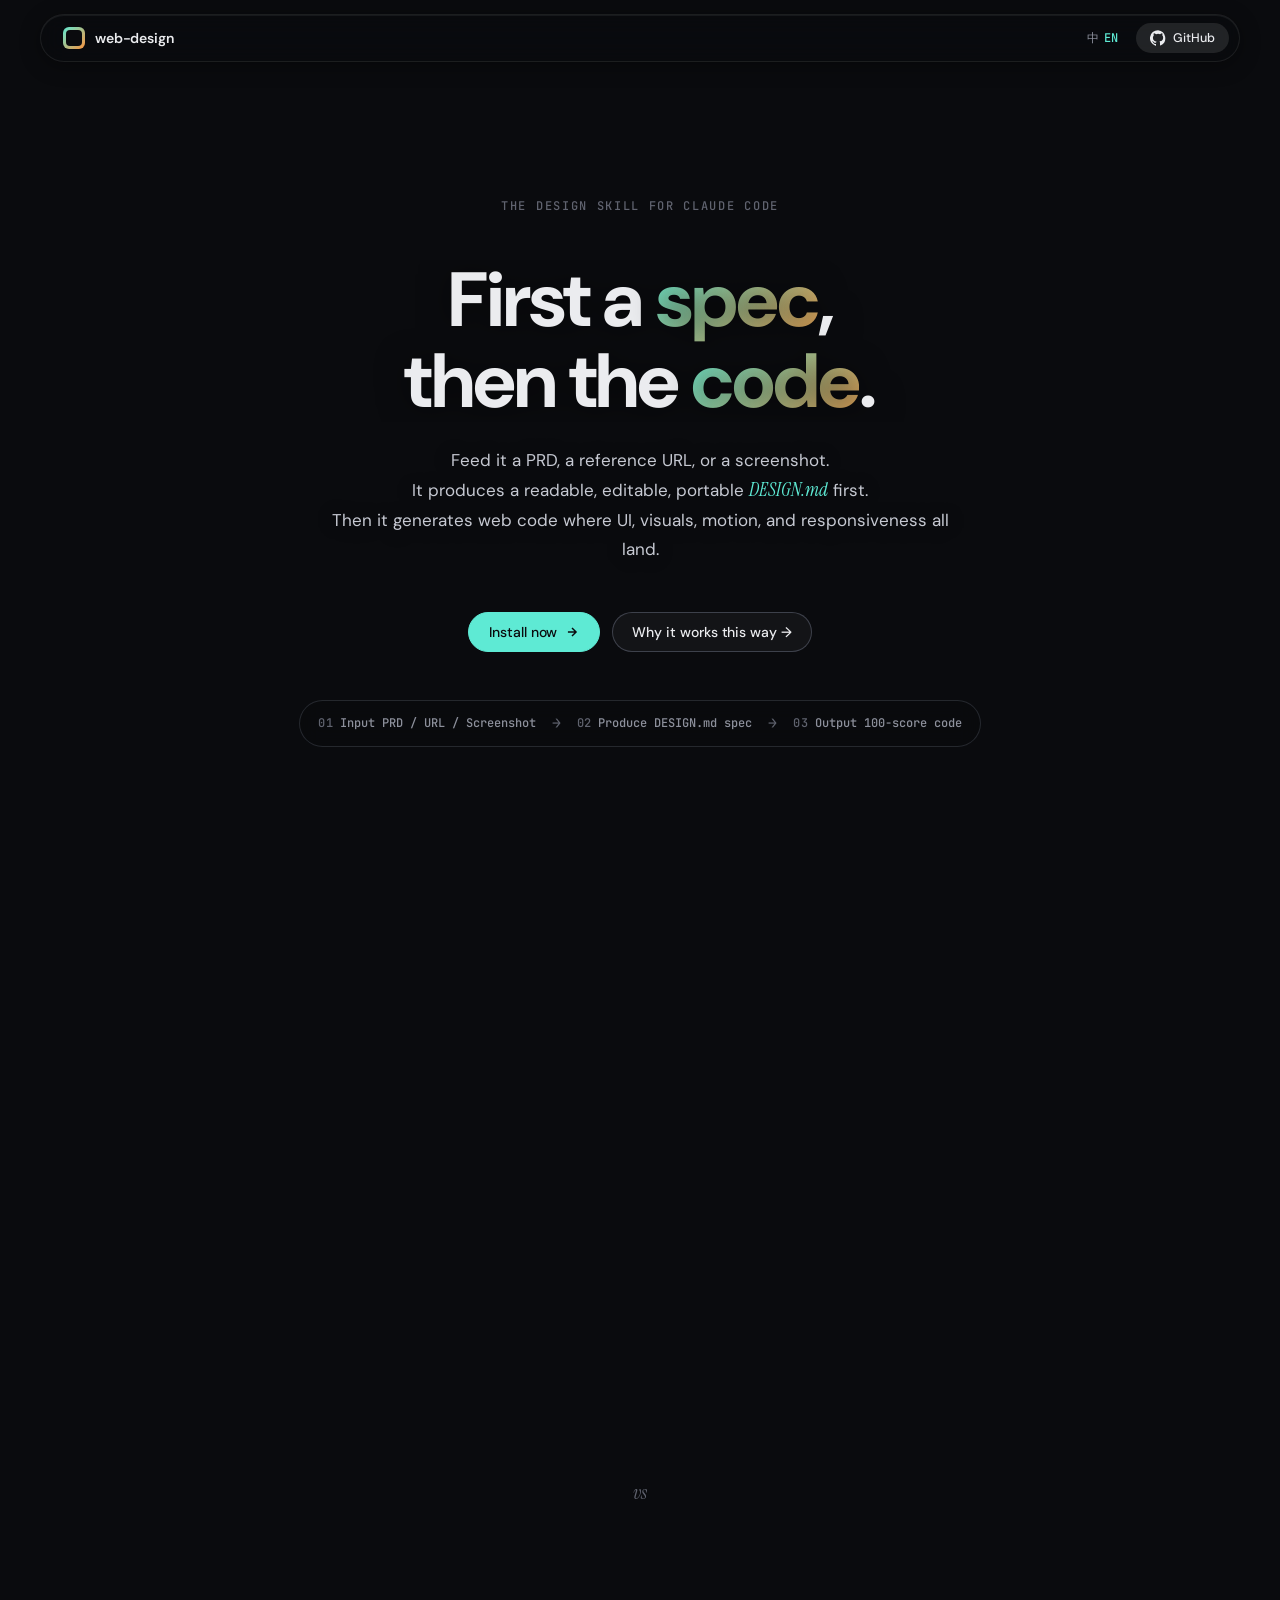
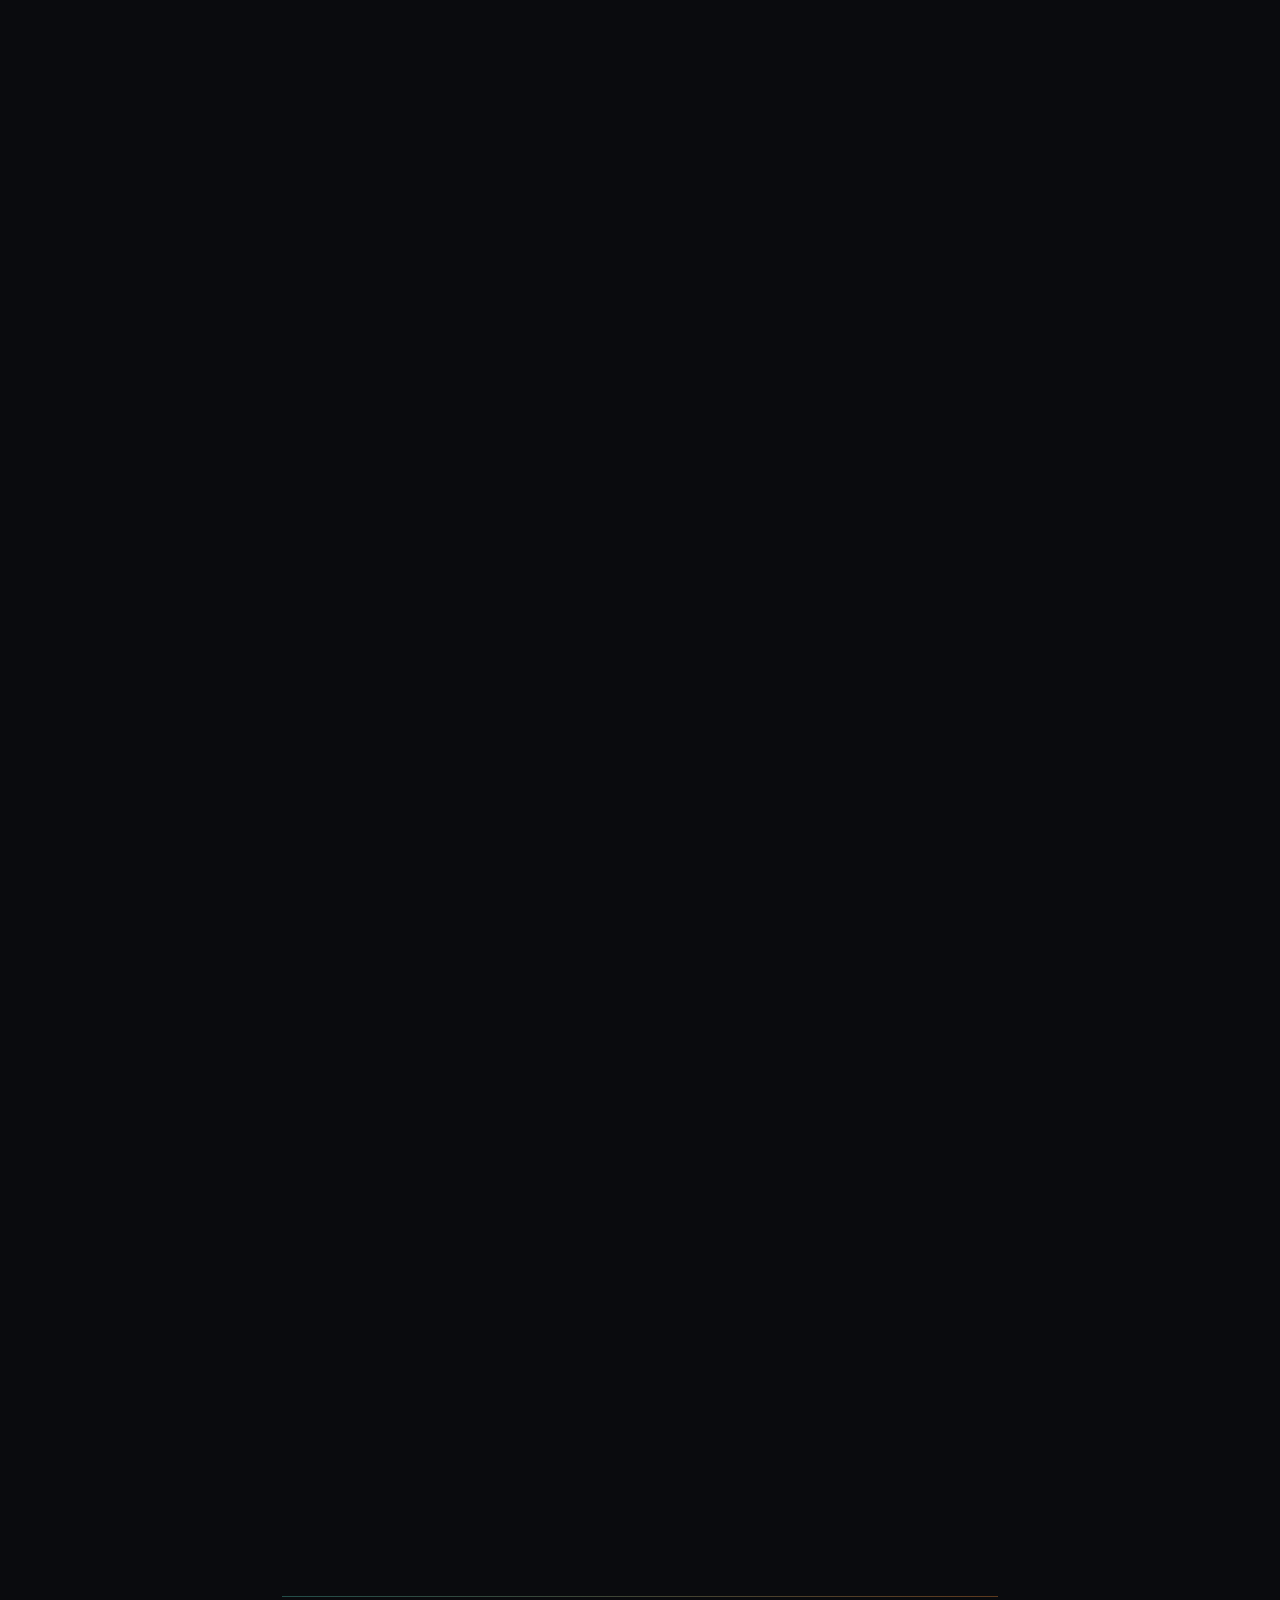
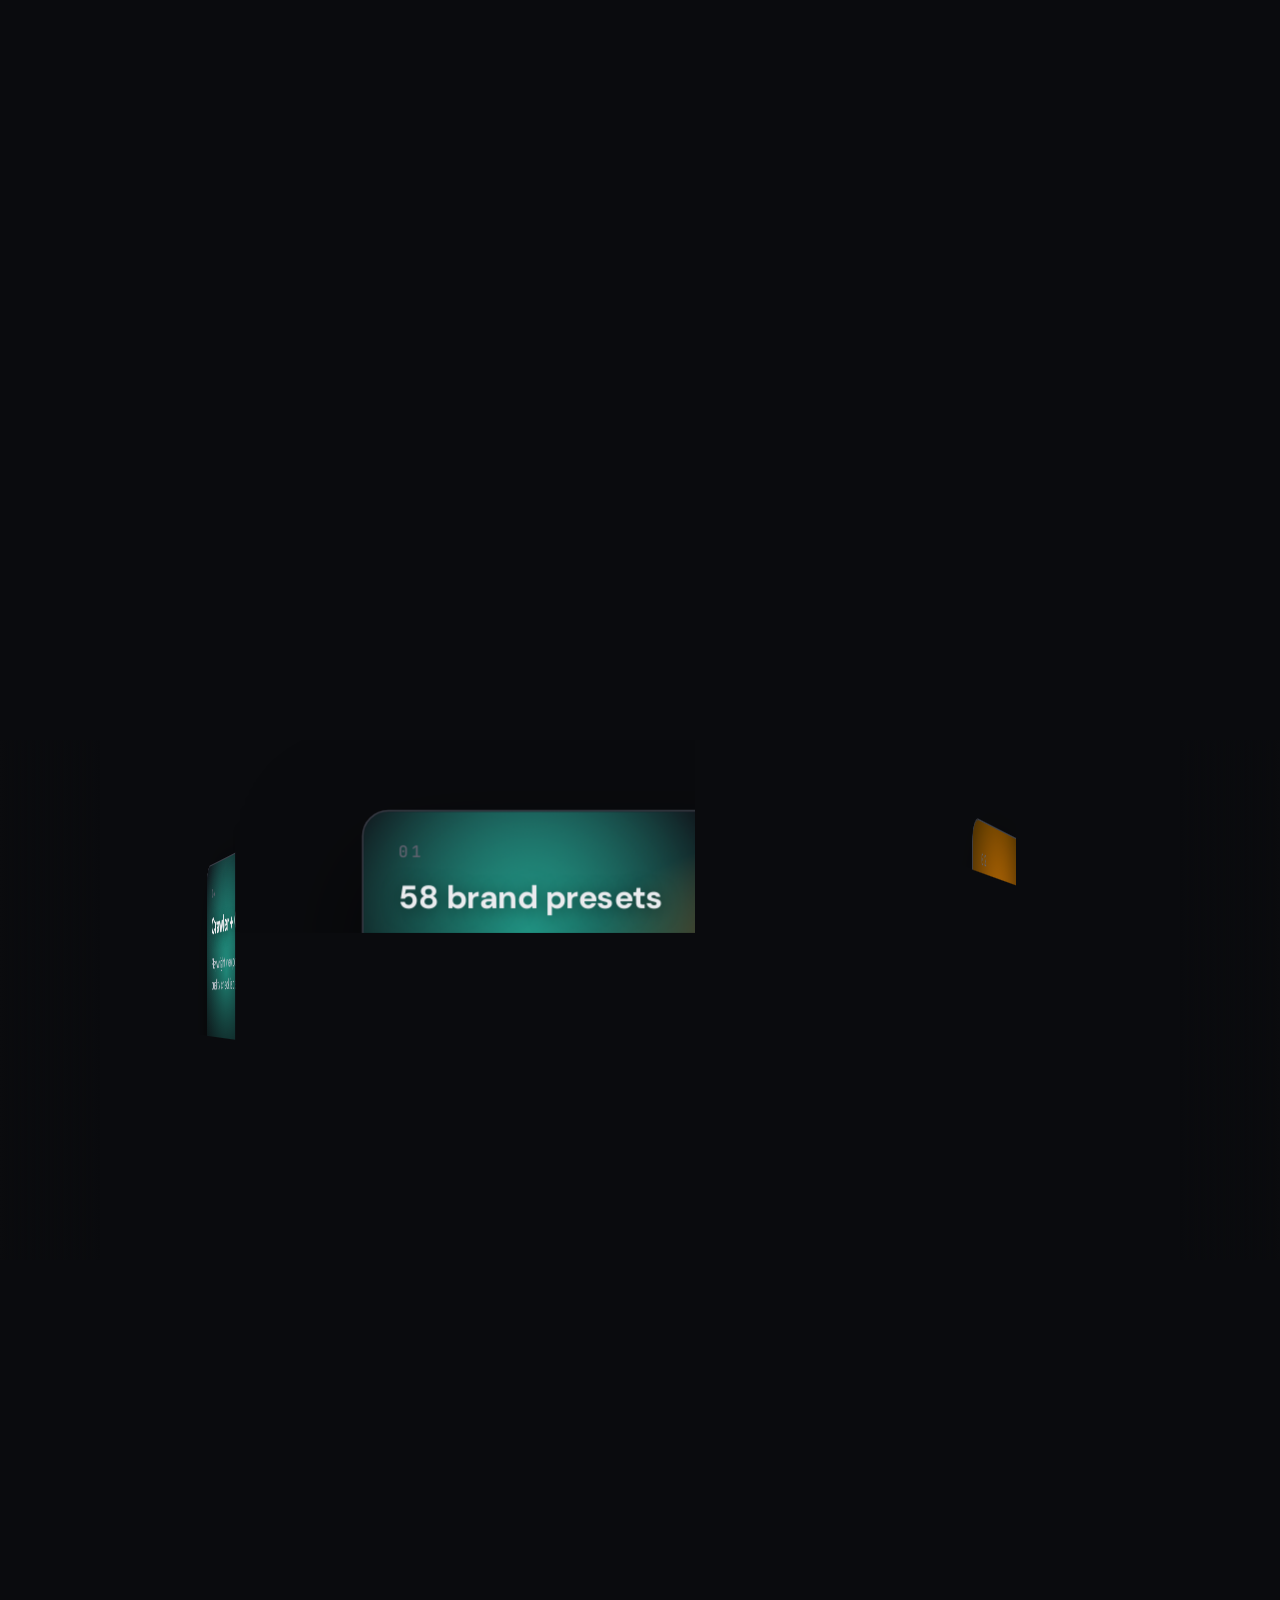
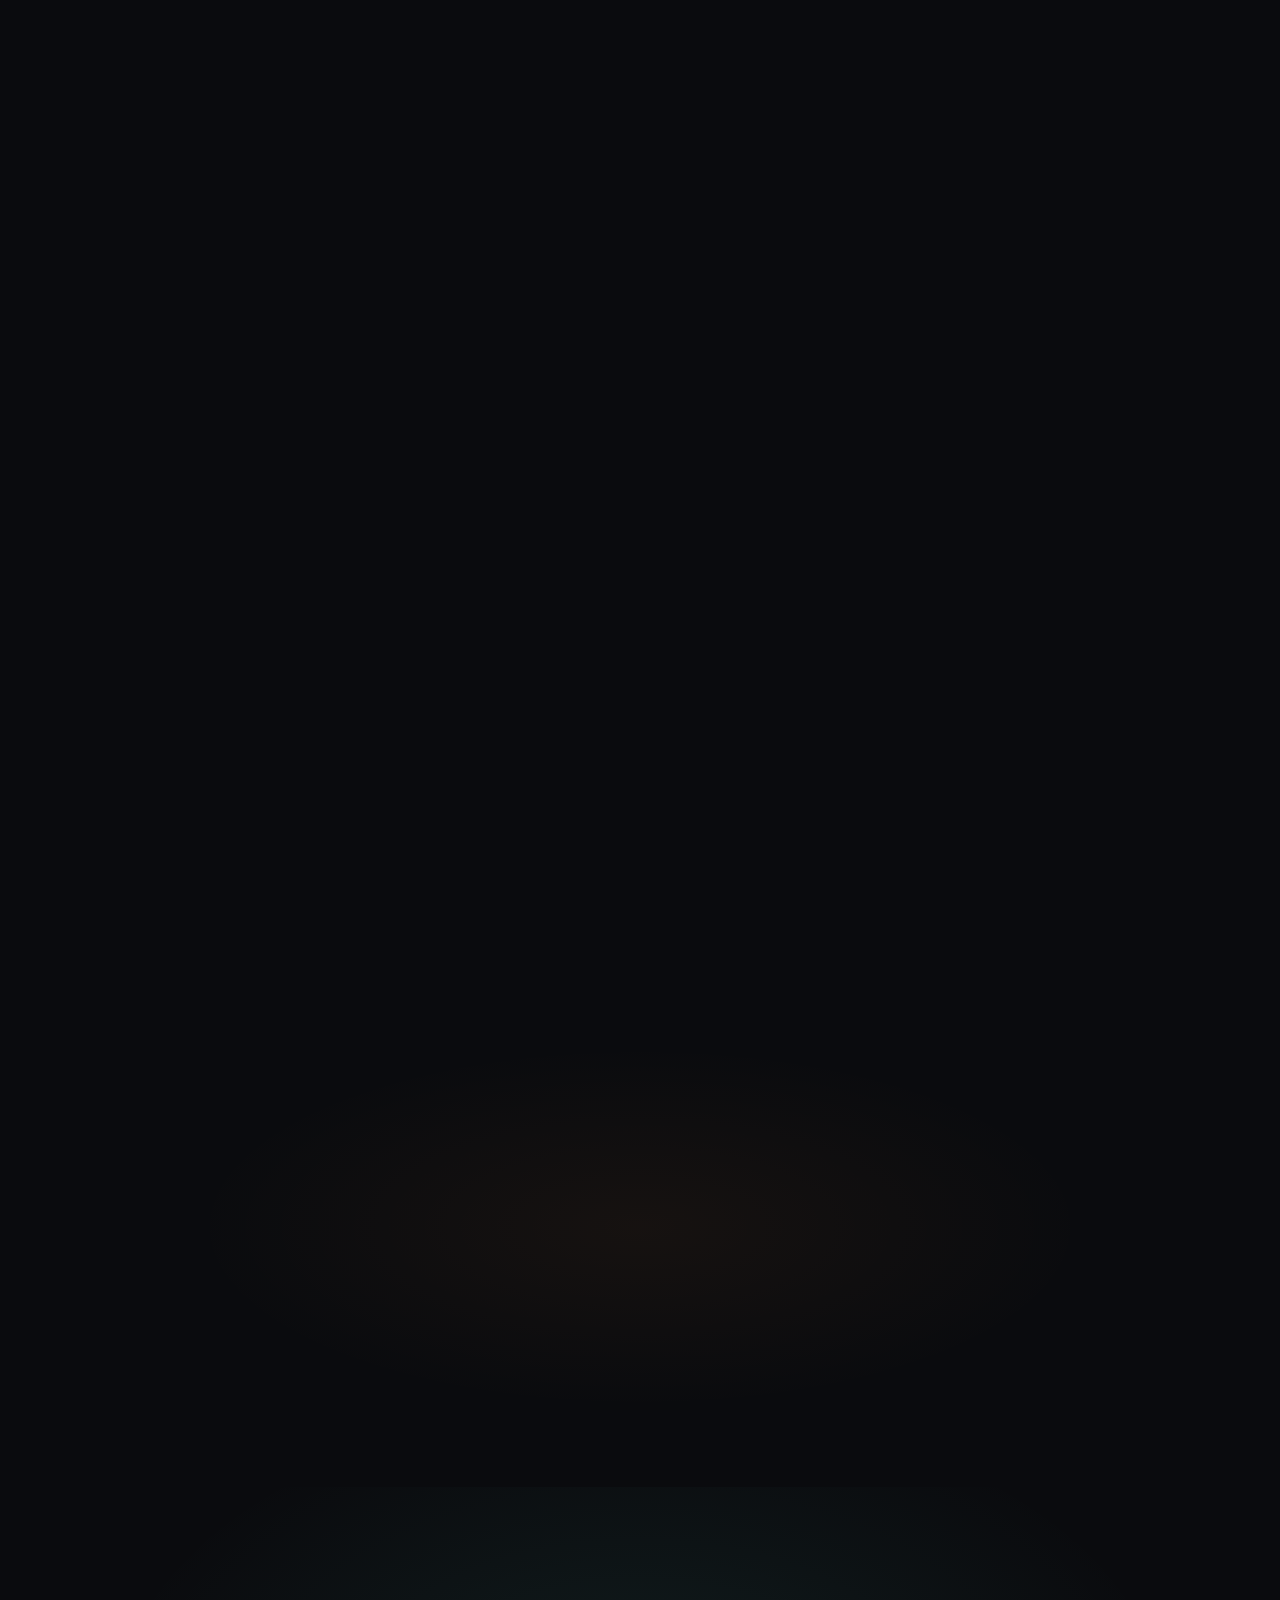
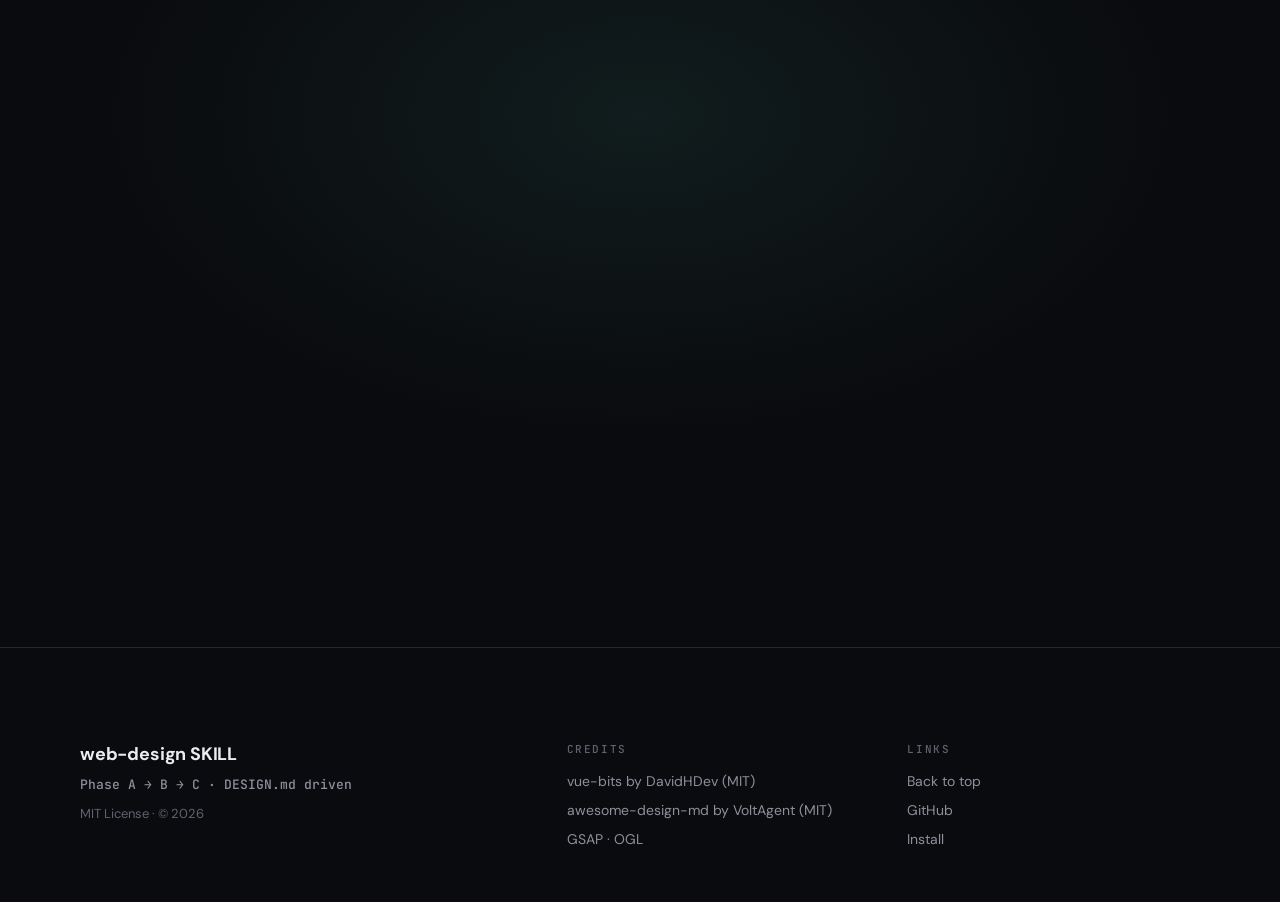
<file: docs/index.html>
<!DOCTYPE html>
<html lang="en" data-lang="en">
<head>
  <meta charset="UTF-8">
  <meta name="viewport" content="width=device-width, initial-scale=1.0">
  <title>web-design SKILL — Spec first, code second</title>
  <meta name="description" content="A design SKILL for Claude Code. Feed it a PRD, a reference URL, or a screenshot. It produces a readable, editable DESIGN.md spec first, then web code where UI, visuals, motion, and responsiveness all land.">
  <meta name="theme-color" content="#0a0b0e">

  <link rel="preconnect" href="https://fonts.googleapis.com">
  <link rel="preconnect" href="https://fonts.gstatic.com" crossorigin>
  <link rel="stylesheet" href="https://fonts.googleapis.com/css2?family=DM+Sans:opsz,wght@9..40,400..700&family=Instrument+Serif:ital@0;1&family=JetBrains+Mono:wght@400;500&family=Noto+Sans+SC:wght@400..700&display=swap">

  <link rel="stylesheet" href="styles.css">
</head>
<body>
  <div class="scroll-progress" aria-hidden="true"></div>

  <!-- Floating glass magnetic bar -->
  <nav class="nav" id="nav">
    <div class="nav-inner">
      <a href="#top" class="nav-logo">
        <span class="logo-mark" aria-hidden="true"></span>
        <span data-i18n="brand">web-design</span>
      </a>
      <div class="nav-right">
        <button class="lang-toggle" aria-label="Toggle language">
          <span class="lang-zh">中</span>
          <span class="lang-en">EN</span>
        </button>
        <a href="https://github.com/KAOPU-XiaoPu/web-design" target="_blank" rel="noopener" class="nav-github">
          <svg width="16" height="16" viewBox="0 0 24 24" fill="currentColor" aria-hidden="true"><path d="M12 .3a12 12 0 0 0-3.8 23.4c.6.1.8-.3.8-.6v-2.2c-3.3.7-4-1.6-4-1.6-.5-1.4-1.3-1.8-1.3-1.8-1.1-.7.1-.7.1-.7 1.2.1 1.8 1.2 1.8 1.2 1.1 1.8 2.8 1.3 3.5 1 .1-.8.4-1.3.8-1.6-2.7-.3-5.5-1.3-5.5-6a4.7 4.7 0 0 1 1.3-3.2c-.1-.4-.6-1.6.1-3.2 0 0 1-.3 3.3 1.2a11.5 11.5 0 0 1 6 0C17.3 4.5 18.3 4.8 18.3 4.8c.7 1.6.2 2.8.1 3.2a4.7 4.7 0 0 1 1.3 3.2c0 4.6-2.8 5.6-5.5 5.9.4.4.8 1.1.8 2.2v3.3c0 .3.2.7.8.6A12 12 0 0 0 12 .3"/></svg>
          <span>GitHub</span>
        </a>
      </div>
    </div>
  </nav>

  <!-- 1. HERO — GradientBlinds background + centered text -->
  <header id="top" class="hero">
    <div class="gradient-blinds" aria-hidden="true"></div>
    <div class="hero-vignette" aria-hidden="true"></div>

    <div class="hero-inner container">
      <div class="eyebrow hero-eyebrow-anim" data-i18n="hero.eyebrow">THE DESIGN SKILL FOR CLAUDE CODE</div>
      <h1 class="hero-title">
        <span data-i18n="hero.before">First a </span><span class="key-gradient" data-i18n="hero.spec">spec</span><span data-i18n="hero.comma">, </span><br>
        <span data-i18n="hero.before2">then the </span><span class="key-gradient" data-i18n="hero.code">code</span><span data-i18n="hero.period">.</span>
      </h1>
      <p class="hero-sub hero-sub-anim">
        <span data-i18n="hero.sub1">Feed it a PRD, a reference URL, or a screenshot.</span><br>
        <span data-i18n="hero.sub2">It produces a readable, editable, portable <em>DESIGN.md</em> first.</span><br>
        <span data-i18n="hero.sub3">Then it generates web code where UI, visuals, motion, and responsiveness all land.</span>
      </p>
      <div class="hero-ctas hero-ctas-anim">
        <a href="#install" class="btn-primary" data-magnetic>
          <span data-i18n="hero.cta1">Install now</span>
          <svg width="14" height="14" viewBox="0 0 24 24" fill="none" stroke="currentColor" stroke-width="2.5"><path d="M5 12h14M12 5l7 7-7 7"/></svg>
        </a>
        <a href="#why" class="btn-ghost" data-i18n="hero.cta2">Why it works this way →</a>
      </div>
      <div class="hero-steps hero-steps-anim">
        <div class="step"><span class="step-num">01</span><span data-i18n="step.1">Input PRD / URL / Screenshot</span></div>
        <div class="step-sep">→</div>
        <div class="step"><span class="step-num">02</span><span data-i18n="step.2">Produce DESIGN.md spec</span></div>
        <div class="step-sep">→</div>
        <div class="step"><span class="step-num">03</span><span data-i18n="step.3">Output 100-score code</span></div>
      </div>
    </div>
  </header>

  <!-- 2. WHY -->
  <section id="why" class="why">
    <div class="container">
      <div class="section-head reveal">
        <div class="eyebrow" data-i18n="why.eyebrow">WHY DESIGN.MD</div>
        <h2 class="section-h2" data-i18n="why.title">Why a spec first</h2>
        <p class="section-sub" data-i18n="why.sub">AI writes code directly vs. spec-first, code-second — not in the same league.</p>
      </div>

      <div class="why-compare">
        <div class="why-col why-col-bad reveal">
          <div class="why-tag bad" data-i18n="why.bad.tag">AI writes directly</div>
          <div class="why-demo">
            <div class="code-line"><span class="comment">/* hero.css */</span></div>
            <div class="code-line"><span class="prop">background:</span> <span class="val">#2a2a2a</span>;</div>
            <div class="code-line"><span class="prop">color:</span> <span class="val">#333</span>;</div>
            <div class="code-line"><span class="prop">padding:</span> <span class="val">12px</span>;</div>
            <div class="code-line bad-line"><span class="comment">/* footer.css — new palette again */</span></div>
            <div class="code-line bad-line"><span class="prop">background:</span> <span class="val">#1d1d1d</span>;</div>
            <div class="code-line bad-line"><span class="prop">color:</span> <span class="val">rgb(45,45,45)</span>;</div>
            <div class="code-line bad-line"><span class="prop">padding:</span> <span class="val">14px</span>;</div>
          </div>
          <ul class="why-ul">
            <li data-i18n="why.bad.l1">× Colors drift between pages</li>
            <li data-i18n="why.bad.l2">× Type sizes depend on AI memory</li>
            <li data-i18n="why.bad.l3">× Motion tier picked on a whim</li>
            <li data-i18n="why.bad.l4">× New tool or chat → start over</li>
          </ul>
        </div>

        <div class="why-divider" aria-hidden="true">vs</div>

        <div class="why-col why-col-good reveal">
          <div class="why-tag good" data-i18n="why.good.tag">DESIGN.md first, then code</div>
          <div class="why-demo demo-good">
            <div class="code-line"><span class="comment">/* tokens from DESIGN.md */</span></div>
            <div class="code-line"><span class="prop">--bg:</span> <span class="val accent">#0a0b0e</span>;</div>
            <div class="code-line"><span class="prop">--text-1:</span> <span class="val accent">#ebecef</span>;</div>
            <div class="code-line"><span class="prop">--sp-5:</span> <span class="val accent">24px</span>;</div>
            <div class="code-line good-line"><span class="comment">/* every page references the same set */</span></div>
            <div class="code-line good-line"><span class="sel">.hero</span> { <span class="prop">background:</span> <span class="val">var(--bg)</span>; }</div>
            <div class="code-line good-line"><span class="sel">.footer</span> { <span class="prop">background:</span> <span class="val">var(--bg)</span>; }</div>
          </div>
          <ul class="why-ul">
            <li data-i18n="why.good.l1">✓ Colors, type, spacing all named</li>
            <li data-i18n="why.good.l2">✓ Consistent across pages</li>
            <li data-i18n="why.good.l3">✓ Portable across AI tools</li>
            <li data-i18n="why.good.l4">✓ Edit one DESIGN.md line, site-wide</li>
          </ul>
        </div>
      </div>
    </div>
  </section>

  <!-- 3. THREE INPUTS (simple 3-column grid) -->
  <section id="inputs" class="three-inputs">
    <div class="container">
      <div class="section-head reveal">
        <div class="eyebrow" data-i18n="inputs.eyebrow">THREE INPUTS · ONE OUTPUT</div>
        <h2 class="section-h2" data-i18n="inputs.title">Start from anywhere</h2>
        <p class="section-sub" data-i18n="inputs.sub">A PRD, a reference URL, a screenshot — or any combination. The SKILL decides where to extract design cues from.</p>
      </div>

      <div class="inputs-grid">
        <article class="input-item reveal">
          <div class="input-preview">
            <div class="preview-prd">
              <div class="p-h1"># Product</div>
              <div class="p-p">Tagline: an AI collaborator for designers</div>
              <div class="p-h2">## Target users</div>
              <div class="p-p">Indie designers · small teams</div>
              <div class="p-h2">## Core pages</div>
              <div class="p-p">Landing · Features · Pricing</div>
            </div>
          </div>
          <div class="input-body">
            <div class="input-num">01 / 03</div>
            <h3 class="input-title" data-i18n="input.1.title">PRD document</h3>
            <p class="input-desc" data-i18n="input.1.desc">Derives direction from positioning, audience, pages and competitors.</p>
          </div>
        </article>

        <article class="input-item reveal">
          <div class="input-preview">
            <div class="preview-url">
              <div class="url-bar">linear.app</div>
              <div class="token-row"><span class="chip" style="background:#5E6AD2"></span>#5E6AD2</div>
              <div class="token-row"><span class="chip" style="background:#0a0a0a"></span>#0A0A0A</div>
              <div class="token-row"><span class="chip" style="background:#f7f8f8"></span>#F7F8F8</div>
              <div class="token-row" style="color:#8d909c">Inter · 48/24/16</div>
              <div class="token-row" style="color:#5EEAD4">48 tokens ✓</div>
            </div>
          </div>
          <div class="input-body">
            <div class="input-num">02 / 03</div>
            <h3 class="input-title" data-i18n="input.2.title">Reference URL</h3>
            <p class="input-desc" data-i18n="input.2.desc">Playwright crawler extracts palette, fonts, spacing and motion — 48 tokens in seconds.</p>
          </div>
        </article>

        <article class="input-item reveal">
          <div class="input-preview">
            <div class="preview-shot">
              <span class="shot-anno">screenshot.png</span>
            </div>
          </div>
          <div class="input-body">
            <div class="input-num">03 / 03</div>
            <h3 class="input-title" data-i18n="input.3.title">Screenshot / Sketch</h3>
            <p class="input-desc" data-i18n="input.3.desc">Extracts mood, temperature, density and type tone straight from pixels. Reliable fallback.</p>
          </div>
        </article>
      </div>
    </div>
  </section>

  <!-- 4. WORKFLOW (3 cards horizontal, no pin) -->
  <section id="workflow" class="workflow">
    <div class="container">
      <div class="section-head reveal">
        <div class="eyebrow" data-i18n="wf.eyebrow">WORKFLOW · THREE PHASES</div>
        <h2 class="section-h2" data-i18n="wf.title">A → B → C · three phases</h2>
        <p class="section-sub" data-i18n="wf.sub">No one-shot shortcut. Each phase leaves you an approval gate.</p>
      </div>

      <div class="phases-grid">
        <article class="phase-card reveal">
          <div class="phase-card-head">
            <div class="phase-badge">A</div>
            <div>
              <div class="phase-step-label">PHASE A</div>
              <div class="phase-step-name" data-i18n="wf.a.name">Understand</div>
            </div>
          </div>
          <p class="phase-desc" data-i18n="wf.a.desc">Extract design cues from PRD / URL / screenshot / keywords / brand name; fallback chain has your back.</p>
          <div class="phase-out">
            <div class="po-h">// extracted</div>
            <ul class="po-list">
              <li data-i18n="wf.a.o1">· Tone keywords × 5</li>
              <li data-i18n="wf.a.o2">· Competitor tokens × 48</li>
              <li data-i18n="wf.a.o3">· Interaction tier suggestion</li>
            </ul>
          </div>
        </article>

        <article class="phase-card reveal">
          <div class="phase-card-head">
            <div class="phase-badge">B</div>
            <div>
              <div class="phase-step-label">PHASE B</div>
              <div class="phase-step-name" data-i18n="wf.b.name">Produce DESIGN.md</div>
            </div>
          </div>
          <p class="phase-desc" data-i18n="wf.b.desc">A full 9-section spec. Once you approve it, it lives in your project and can be edited by hand.</p>
          <div class="phase-out">
            <div class="po-h">// DESIGN.md · 9 sections</div>
            <ul class="po-list">
              <li>· Color · Type · Component</li>
              <li>· Layout · Motion · Depth</li>
              <li>· Do's / Don'ts · Responsive</li>
            </ul>
          </div>
        </article>

        <article class="phase-card reveal">
          <div class="phase-card-head">
            <div class="phase-badge">C</div>
            <div>
              <div class="phase-step-label">PHASE C</div>
              <div class="phase-step-name" data-i18n="wf.c.name">Generate code</div>
            </div>
          </div>
          <p class="phase-desc" data-i18n="wf.c.desc">Strictly follows the spec. Self-audits against the 100-score checklist. Diff-audits when a reference exists.</p>
          <div class="phase-out">
            <div class="po-h">// audit · 100-score</div>
            <ul class="po-list">
              <li>✓ 0 hardcoded hex</li>
              <li data-i18n="wf.c.o2">✓ All component states covered</li>
              <li data-i18n="wf.c.o3">✓ Responsive + reduced-motion</li>
            </ul>
          </div>
        </article>
      </div>
    </div>
  </section>

  <!-- 5. WHAT'S INSIDE — 3D RollingGallery cylinder -->
  <section id="inside" class="whats-inside">
    <div class="container">
      <div class="section-head reveal">
        <div class="eyebrow" data-i18n="inside.eyebrow">WHAT'S INSIDE</div>
        <h2 class="section-h2" data-i18n="inside.title">A full design asset vault</h2>
        <p class="section-sub" data-i18n="inside.sub">The SKILL ships with its own reference library — drag to spin, hover to pause.</p>
      </div>
    </div>

    <div class="rolling-gallery" data-autoplay="true" data-pause-on-hover="true">
      <div class="rolling-viewport">
        <div class="rolling-track" role="list">
          <div class="rolling-face" style="--i:0" role="listitem">
            <div class="rolling-card card-1">
              <div class="rc-num">01</div>
              <h3 class="rc-title" data-i18n="art.1.title">58 brand presets</h3>
              <p class="rc-body" data-i18n="art.1.body">Linear · Stripe · Apple · Supabase · Vercel · Figma · Cursor · …</p>
              <div class="rc-tags"><span class="tag">AI/ML</span><span class="tag">Dev</span><span class="tag">+4</span></div>
            </div>
          </div>
          <div class="rolling-face" style="--i:1" role="listitem">
            <div class="rolling-card card-2">
              <div class="rc-num">02</div>
              <h3 class="rc-title" data-i18n="art.2.title">10 style seeds</h3>
              <p class="rc-body" data-i18n="art.2.body">Editorial · Dark tech · Minimal · Pro · Playful · Zen · Cyber · Organic · Swiss · Glass</p>
              <div class="rc-tags"><span class="tag">Mix OK</span></div>
            </div>
          </div>
          <div class="rolling-face" style="--i:2" role="listitem">
            <div class="rolling-card card-3">
              <div class="rc-num">03</div>
              <h3 class="rc-title" data-i18n="art.3.title">3 interaction tiers</h3>
              <p class="rc-body" data-i18n="art.3.body">L1 static · L2 fluid · L3 immersive (pin + 3D + WebGL)</p>
              <div class="rc-tags"><span class="tag">L1</span><span class="tag">L2</span><span class="tag tag-warm">L3</span></div>
            </div>
          </div>
          <div class="rolling-face" style="--i:3" role="listitem">
            <div class="rolling-card card-4">
              <div class="rc-num">04</div>
              <h3 class="rc-title" data-i18n="art.4.title">7 scene defaults</h3>
              <p class="rc-body" data-i18n="art.4.body">Landing · Portfolio · Blog · Dashboard · PPT · App UI · Email</p>
              <div class="rc-tags"><span class="tag">Scene-driven</span></div>
            </div>
          </div>
          <div class="rolling-face" style="--i:4" role="listitem">
            <div class="rolling-card card-5">
              <div class="rc-num">05</div>
              <h3 class="rc-title" data-i18n="art.5.title">Motion library · 124</h3>
              <p class="rc-body" data-i18n="art.5.body">Text 24 + Animations 29 + Components 32 + Backgrounds 40, curated per style.</p>
              <div class="rc-tags"><span class="tag">MIT credited</span></div>
            </div>
          </div>
          <div class="rolling-face" style="--i:5" role="listitem">
            <div class="rolling-card card-6">
              <div class="rc-num">06</div>
              <h3 class="rc-title" data-i18n="art.6.title">Crawler + QA scripts</h3>
              <p class="rc-body" data-i18n="art.6.body">Playwright viewport crawler · static token extractor · quality checklist self-audit.</p>
              <div class="rc-tags"><span class="tag">Python</span><span class="tag">Graceful</span></div>
            </div>
          </div>
        </div>
      </div>
    </div>
  </section>

  <!-- 6. SHOWCASE — 3D hula-hoop perspective ring -->
  <section id="showcase" class="showcase">
    <div class="container">
      <div class="section-head reveal">
        <div class="eyebrow" data-i18n="showcase.eyebrow">BUILT WITH</div>
        <h2 class="section-h2" data-i18n="showcase.title">Made with this SKILL</h2>
      </div>
    </div>

    <div class="dome-root reveal" data-count="10">
      <div class="dome-main">
        <div class="dome-stage">
          <div class="dome-sphere">
            <!-- tiles injected by JS -->
          </div>
        </div>
        <div class="dome-overlay"></div>
        <div class="dome-overlay dome-overlay--blur"></div>
        <div class="dome-edge dome-edge--top"></div>
        <div class="dome-edge dome-edge--bottom"></div>
      </div>

      <!-- image palette · JS clones these into every tile on the sphere -->
      <template class="dome-palette">
        <img class="dome-img" src="images/optimized/01.webp" alt="">
        <img class="dome-img" src="images/optimized/02.webp" alt="">
        <img class="dome-img" src="images/optimized/03.webp" alt="">
        <img class="dome-img" src="images/optimized/04.webp" alt="">
        <img class="dome-img" src="images/optimized/05.webp" alt="">
        <img class="dome-img" src="images/optimized/06.webp" alt="">
        <img class="dome-img" src="images/optimized/07.webp" alt="">
        <img class="dome-img" src="images/optimized/08.webp" alt="">
        <img class="dome-img" src="images/optimized/09.webp" alt="">
        <img class="dome-img" src="images/optimized/10.webp" alt="">
        <img class="dome-img" src="images/optimized/11.webp" alt="">
        <img class="dome-img" src="images/optimized/12.webp" alt="">
        <img class="dome-img" src="images/optimized/13.webp" alt="">
        <img class="dome-img" src="images/optimized/14.webp" alt="">
        <img class="dome-img" src="images/optimized/15.webp" alt="">
        <img class="dome-img" src="images/optimized/16.webp" alt="">
        <img class="dome-img" src="images/optimized/17.webp" alt="">
        <img class="dome-img" src="images/optimized/18.webp" alt="">
        <img class="dome-img" src="images/optimized/19.webp" alt="">
        <img class="dome-img" src="images/optimized/20.webp" alt="">
        <img class="dome-img" src="images/optimized/21.webp" alt="">
        <img class="dome-img" src="images/optimized/22.webp" alt="">
        <img class="dome-img" src="images/optimized/23.webp" alt="">
        <img class="dome-img" src="images/optimized/24.webp" alt="">
        <img class="dome-img" src="images/optimized/25.webp" alt="">
        <img class="dome-img" src="images/optimized/26.webp" alt="">
        <img class="dome-img" src="images/optimized/27.webp" alt="">
        <img class="dome-img" src="images/optimized/28.webp" alt="">
        <img class="dome-img" src="images/optimized/29.webp" alt="">
        <img class="dome-img" src="images/optimized/30.webp" alt="">
        <img class="dome-img" src="images/optimized/31.webp" alt="">
        <img class="dome-img" src="images/optimized/32.webp" alt="">
        <img class="dome-img" src="images/optimized/33.webp" alt="">
        <img class="dome-img" src="images/optimized/34.webp" alt="">
        <img class="dome-img" src="images/optimized/35.webp" alt="">
        <img class="dome-img" src="images/optimized/36.webp" alt="">
        <img class="dome-img" src="images/optimized/37.webp" alt="">
        <img class="dome-img" src="images/optimized/38.webp" alt="">
        <img class="dome-img" src="images/optimized/39.webp" alt="">
        <img class="dome-img" src="images/optimized/40.webp" alt="">
        <img class="dome-img" src="images/optimized/41.webp" alt="">
        <img class="dome-img" src="images/optimized/42.webp" alt="">
      </template>
    </div>
  </section>

  <!-- 7. MADE BY — author card -->
  <section id="author" class="author">
    <div class="author-inner reveal">
      <div class="eyebrow" data-i18n="author.eyebrow">MADE BY</div>
      <div class="author-avatar">
        <img src="images/preview/avatar.webp" alt="小普 · XiaoPu">
      </div>
      <h3 class="author-name">小普 · XiaoPu</h3>
      <p class="author-bio" data-i18n="author.bio">web-design is a side project. If it saves you time, a star on GitHub helps keep it actively maintained.</p>
      <div class="author-links">
        <a class="author-btn author-btn-icon" href="https://github.com/KAOPU-XiaoPu/web-design" target="_blank" rel="noopener" aria-label="GitHub">
          <svg width="16" height="16" viewBox="0 0 24 24" fill="currentColor" aria-hidden="true"><path d="M12 .3a12 12 0 0 0-3.8 23.4c.6.1.8-.3.8-.6v-2.2c-3.3.7-4-1.6-4-1.6-.5-1.4-1.3-1.8-1.3-1.8-1.1-.7.1-.7.1-.7 1.2.1 1.8 1.2 1.8 1.2 1.1 1.8 2.8 1.3 3.5 1 .1-.8.4-1.3.8-1.6-2.7-.3-5.5-1.3-5.5-6a4.7 4.7 0 0 1 1.3-3.2c-.1-.4-.6-1.6.1-3.2 0 0 1-.3 3.3 1.2a11.5 11.5 0 0 1 6 0C17.3 4.5 18.3 4.8 18.3 4.8c.7 1.6.2 2.8.1 3.2a4.7 4.7 0 0 1 1.3 3.2c0 4.6-2.8 5.6-5.5 5.9.4.4.8 1.1.8 2.2v3.3c0 .3.2.7.8.6A12 12 0 0 0 12 .3"/></svg>
        </a>
        <a class="author-btn" href="https://www.woshipm.com/u/1535316" target="_blank" rel="noopener">
          <span class="author-btn-dot" aria-hidden="true">人</span>
          <span>人人都是产品经理</span>
        </a>
      </div>
    </div>
  </section>

  <!-- 8. INSTALL -->
  <section id="install" class="install">
    <div class="container install-inner reveal">
      <div class="eyebrow" data-i18n="install.eyebrow">INSTALL · IT'S OPEN SOURCE</div>
      <h2 class="install-title">
        <span data-i18n="install.free">Free</span> <span data-i18n="install.open">open-source</span>.<br>
        <em>Clone</em> <span data-i18n="install.works">to run</span>.
      </h2>
      <p class="section-sub" data-i18n="install.sub">No account. No API key. No subscription.</p>

      <div class="codeblock">
        <span class="prompt" aria-hidden="true">$</span>
        <code class="cmd">git clone https://github.com/KAOPU-XiaoPu/web-design ~/.claude/skills/web-design</code>
        <button class="copy-btn" data-cmd="git clone https://github.com/KAOPU-XiaoPu/web-design ~/.claude/skills/web-design">
          <span class="copy-label" data-i18n="install.copy">Copy</span>
          <span class="copy-toast" data-i18n="install.toast">In your clipboard →</span>
        </button>
      </div>

      <div class="install-req">
        <span data-i18n="install.req">Requires</span>
        <a href="https://claude.com/claude-code" target="_blank" rel="noopener">Claude Code</a>
      </div>

      <div class="install-ctas">
        <a href="https://github.com/KAOPU-XiaoPu/web-design" target="_blank" rel="noopener" class="btn-primary" data-magnetic>
          <svg width="16" height="16" viewBox="0 0 24 24" fill="currentColor" aria-hidden="true"><path d="M12 .3a12 12 0 0 0-3.8 23.4c.6.1.8-.3.8-.6v-2.2c-3.3.7-4-1.6-4-1.6-.5-1.4-1.3-1.8-1.3-1.8-1.1-.7.1-.7.1-.7 1.2.1 1.8 1.2 1.8 1.2 1.1 1.8 2.8 1.3 3.5 1 .1-.8.4-1.3.8-1.6-2.7-.3-5.5-1.3-5.5-6a4.7 4.7 0 0 1 1.3-3.2c-.1-.4-.6-1.6.1-3.2 0 0 1-.3 3.3 1.2a11.5 11.5 0 0 1 6 0C17.3 4.5 18.3 4.8 18.3 4.8c.7 1.6.2 2.8.1 3.2a4.7 4.7 0 0 1 1.3 3.2c0 4.6-2.8 5.6-5.5 5.9.4.4.8 1.1.8 2.2v3.3c0 .3.2.7.8.6A12 12 0 0 0 12 .3"/></svg>
          <span data-i18n="install.github">View on GitHub</span>
        </a>
      </div>
    </div>
  </section>

  <!-- Footer -->
  <footer class="footer">
    <div class="container footer-grid">
      <div class="footer-col footer-brand">
        <div class="footer-title">web-design SKILL</div>
        <p class="footer-tag" data-i18n="footer.tag">Phase A → B → C · DESIGN.md driven</p>
        <p class="footer-meta">MIT License · © 2026</p>
      </div>
      <div class="footer-col">
        <div class="footer-h" data-i18n="footer.credits">Credits</div>
        <ul class="footer-list">
          <li><a href="https://github.com/DavidHDev/vue-bits" target="_blank" rel="noopener">vue-bits</a> by DavidHDev (MIT)</li>
          <li><a href="https://github.com/VoltAgent/awesome-design-md" target="_blank" rel="noopener">awesome-design-md</a> by VoltAgent (MIT)</li>
          <li>GSAP · OGL</li>
        </ul>
      </div>
      <div class="footer-col">
        <div class="footer-h" data-i18n="footer.links">Links</div>
        <ul class="footer-list">
          <li><a href="#top" data-i18n="footer.top">Back to top</a></li>
          <li><a href="https://github.com/KAOPU-XiaoPu/web-design" target="_blank" rel="noopener">GitHub</a></li>
          <li><a href="#install" data-i18n="footer.install">Install</a></li>
        </ul>
      </div>
    </div>
  </footer>

  <!-- Scripts -->
  <script src="https://cdn.jsdelivr.net/npm/gsap@3.12.5/dist/gsap.min.js"></script>
  <script type="module" src="app.js"></script>
</body>
</html>
</file>
<file: docs/styles.css>
/* =========================================================
   web-design SKILL · Landing (lean + GradientBlinds + RollingGallery)
   ========================================================= */

/* ---------- Tokens ---------- */
:root {
  --bg: #0a0b0e;
  --bg-2: #07080b;
  --surface-1: #111217;
  --surface-2: #171921;
  --surface-3: #1f222d;

  --border: rgba(67, 70, 81, 0.5);
  --border-strong: rgba(67, 70, 81, 0.9);
  --border-accent: rgba(94, 234, 212, 0.3);

  --text-1: #ebecef;
  --text-2: #c6c9d2;
  --text-3: #8d909c;
  --text-4: #60636f;

  --accent-cool: #5EEAD4;
  --accent-cool-hover: #8CF5E3;
  --accent-cool-soft: rgba(94, 234, 212, 0.12);
  --accent-warm: #FB923C;
  --accent-warm-hover: #FDB874;
  --accent-warm-soft: rgba(251, 146, 60, 0.12);

  --gradient-key: linear-gradient(135deg, #5EEAD4 0%, #FB923C 100%);

  --bg-rgb: 10, 11, 14;
  --accent-cool-rgb: 94, 234, 212;
  --accent-warm-rgb: 251, 146, 60;

  --font-ui: 'DM Sans', 'Noto Sans SC', system-ui, -apple-system, 'Segoe UI', Roboto, sans-serif;
  --font-serif: 'Instrument Serif', 'Noto Serif SC', Georgia, serif;
  --font-mono: 'JetBrains Mono', ui-monospace, 'SF Mono', Menlo, monospace;

  --sp-1: 4px;  --sp-2: 8px;  --sp-3: 12px;  --sp-4: 16px;
  --sp-5: 24px; --sp-6: 32px; --sp-7: 48px;  --sp-8: 64px;
  --sp-9: 96px; --sp-10: 128px;

  --ease: cubic-bezier(.2, 0, 0, 1);
  --ease-cinema: cubic-bezier(.16, 1, .3, 1);
}

/* ---------- Base ---------- */
*, *::before, *::after { box-sizing: border-box; }
html { scroll-behavior: smooth; -webkit-text-size-adjust: 100%; }
[id] { scroll-margin-top: 90px; }
body {
  margin: 0;
  background: var(--bg);
  color: var(--text-1);
  font: 400 15px/1.65 var(--font-ui);
  -webkit-font-smoothing: antialiased;
  -moz-osx-font-smoothing: grayscale;
  overflow-x: hidden;
}
a { color: inherit; text-decoration: none; }
button { font: inherit; color: inherit; background: none; border: 0; padding: 0; cursor: pointer; }
img, svg { display: block; max-width: 100%; }
ul { margin: 0; padding: 0; list-style: none; }
h1, h2, h3 { margin: 0; font-weight: 700; letter-spacing: -0.02em; }
p { margin: 0; }

/* ---------- Layout ---------- */
.container {
  width: 100%;
  max-width: 1200px;
  margin: 0 auto;
  padding: 0 clamp(20px, 4vw, 40px);
}
.eyebrow {
  display: inline-block;
  font: 500 12px/1 var(--font-mono);
  color: var(--text-4);
  letter-spacing: 0.14em;
  text-transform: uppercase;
  margin-bottom: var(--sp-5);
}
.section-h2 {
  font: 700 clamp(32px, 4.4vw, 54px)/1.12 var(--font-ui);
  color: var(--text-1);
  letter-spacing: -0.02em;
  margin-bottom: var(--sp-4);
}
.section-sub {
  font: 400 17px/1.6 var(--font-ui);
  color: var(--text-3);
  max-width: 640px;
  margin-bottom: var(--sp-7);
}
.section-head { margin-bottom: var(--sp-8); }

/* ---------- Scroll progress ---------- */
.scroll-progress {
  position: fixed; top: 0; left: 0; right: 0;
  height: 2px;
  background: var(--gradient-key);
  transform-origin: 0 50%;
  transform: scaleX(0);
  z-index: 100;
  pointer-events: none;
}

/* ---------- 🌫 Glass full-width magnetic bar ---------- */
.nav {
  position: fixed;
  top: 14px;
  left: 0; right: 0;
  z-index: 60;
  padding: 0 clamp(16px, 3vw, 28px);
  pointer-events: none;
}
.nav-inner {
  pointer-events: auto;
  max-width: 1200px;
  margin: 0 auto;
  display: flex;
  align-items: center;
  justify-content: space-between;
  gap: 16px;
  padding: 8px 10px 8px 20px;
  background: rgba(10, 11, 14, 0.55);
  backdrop-filter: blur(14px) saturate(160%);
  -webkit-backdrop-filter: blur(14px) saturate(160%);
  border: 1px solid rgba(255, 255, 255, 0.08);
  border-radius: 9999px;
  box-shadow:
    0 4px 20px rgba(0, 0, 0, 0.35),
    0 1px 0 rgba(255, 255, 255, 0.06) inset;
  transition: box-shadow .28s var(--ease);
}
.nav.is-scrolled .nav-inner {
  box-shadow:
    0 10px 40px rgba(0, 0, 0, 0.5),
    0 1px 0 rgba(255, 255, 255, 0.08) inset;
}
.nav-logo {
  display: inline-flex; align-items: center; gap: 10px;
  font: 600 14px/1 var(--font-ui);
  color: var(--text-1);
  letter-spacing: -0.01em;
  padding: 4px 2px;
}
.logo-mark {
  width: 22px; height: 22px;
  border-radius: 6px;
  background: var(--gradient-key);
  position: relative; overflow: hidden;
}
.logo-mark::after { content: ''; position: absolute; inset: 3px; border-radius: 4px; background: var(--bg); }
.nav-right {
  display: inline-flex;
  align-items: center;
  gap: 8px;
}
.lang-toggle {
  display: inline-flex; align-items: center; gap: 5px;
  padding: 6px 10px;
  border-radius: 9999px;
  font: 500 12px/1 var(--font-mono);
  color: var(--text-3);
  transition: color .15s, background .15s;
}
.lang-toggle:hover { background: rgba(255, 255, 255, 0.06); color: var(--text-1); }
html[data-lang="zh"] .lang-toggle .lang-zh { color: var(--accent-cool); }
html[data-lang="en"] .lang-toggle .lang-en { color: var(--accent-cool); }

.nav-github {
  display: inline-flex; align-items: center; gap: 7px;
  padding: 7px 14px;
  border-radius: 9999px;
  background: rgba(255, 255, 255, 0.1);
  color: var(--text-1);
  font: 500 12.5px/1 var(--font-ui);
  transition: background .15s, color .15s;
}
.nav-github:hover { background: var(--accent-cool); color: var(--bg); }

@media (max-width: 520px) {
  .nav-inner { padding: 6px 10px 6px 14px; gap: 10px; }
  .nav-logo span:not(.logo-mark) { display: none; }
  .nav-github span { display: none; }
}

/* ---------- Buttons ---------- */
.btn-primary, .btn-ghost {
  display: inline-flex; align-items: center; gap: 8px;
  padding: 12px 20px;
  border-radius: 9999px;
  font: 500 14px/1 var(--font-ui);
  letter-spacing: -0.005em;
  white-space: nowrap;
  transition: transform .22s var(--ease), background .12s var(--ease), box-shadow .22s var(--ease), border-color .12s;
}
.btn-primary { background: var(--accent-cool); color: var(--bg); border: 1px solid var(--accent-cool); }
.btn-primary:hover { background: var(--accent-cool-hover); box-shadow: 0 8px 28px rgba(var(--accent-cool-rgb), 0.3); }
.btn-primary:active { transform: translateY(1px); }
.btn-primary:focus-visible { outline: 2px solid var(--accent-cool); outline-offset: 3px; }
.btn-ghost {
  background: rgba(255, 255, 255, 0.04);
  color: var(--text-1);
  border: 1px solid var(--border-strong);
  padding: 11px 19px;
  backdrop-filter: blur(6px);
  -webkit-backdrop-filter: blur(6px);
}
.btn-ghost:hover { background: rgba(255, 255, 255, 0.08); border-color: var(--text-3); }
.btn-ghost:focus-visible { outline: 2px solid var(--accent-cool); outline-offset: 3px; }

/* ---------- HERO ---------- */
.hero {
  position: relative;
  min-height: 100vh;
  display: flex; align-items: center; justify-content: center;
  padding: 140px 0 100px;
  overflow: hidden;
  isolation: isolate;
}

/* 🔥 GradientBlinds — WebGL shader canvas host (via OGL) */
.gradient-blinds {
  position: absolute; inset: 0;
  z-index: -2;
  opacity: 0;
  transition: opacity 1.2s ease-out;
}
.gradient-blinds.is-ready { opacity: 1; }
.gradient-blinds canvas { display: block; width: 100%; height: 100%; }

/* Fallback gradient (shown before blinds ready + reduced-motion) */
.gradient-blinds::before {
  content: '';
  position: absolute; inset: 0;
  background:
    radial-gradient(60% 50% at 30% 30%, rgba(var(--accent-cool-rgb), 0.22), transparent 65%),
    radial-gradient(50% 42% at 75% 55%, rgba(var(--accent-warm-rgb), 0.18), transparent 60%),
    radial-gradient(45% 40% at 50% 90%, rgba(168, 139, 250, 0.12), transparent 60%);
  z-index: -1;
}
.gradient-blinds.is-ready::before { opacity: 0; transition: opacity .8s; }

/* Bottom vignette to blend into page */
.hero-vignette {
  position: absolute; inset: 0;
  background:
    radial-gradient(ellipse 80% 60% at 50% 110%, var(--bg) 0%, transparent 60%),
    linear-gradient(180deg, rgba(10,11,14,0.2) 0%, transparent 20%, transparent 70%, rgba(10,11,14,0.9) 100%);
  pointer-events: none;
  z-index: -1;
}

/* Hero content */
.hero-inner {
  position: relative;
  z-index: 2;
  text-align: center;
  max-width: 820px;
}
.hero-title {
  font: 700 clamp(44px, 6vw, 84px)/1.05 var(--font-ui);
  letter-spacing: -0.025em;
  color: var(--text-1);
  margin: var(--sp-5) 0 var(--sp-5);
  animation: titleReveal 1.1s cubic-bezier(.16, 1, .3, 1) both;
  animation-delay: 0.15s;
  text-shadow: 0 2px 30px rgba(0,0,0,0.5);
}
@keyframes titleReveal {
  from { clip-path: inset(0 100% 0 0); transform: translateY(18px); opacity: 0; }
  to   { clip-path: inset(0 0 0 0);     transform: translateY(0);    opacity: 1; }
}
.hero-eyebrow-anim { animation: fadeInUp .9s cubic-bezier(.16, 1, .3, 1) both; }
.hero-sub-anim     { animation: fadeInUp 1s cubic-bezier(.16, 1, .3, 1) .55s both; }
.hero-ctas-anim    { animation: fadeInUp .9s cubic-bezier(.16, 1, .3, 1) .75s both; }
.hero-steps-anim   { animation: fadeInUp .9s cubic-bezier(.16, 1, .3, 1) .95s both; }
@keyframes fadeInUp { from { opacity: 0; transform: translateY(16px); } to { opacity: 1; transform: translateY(0); } }

.key-gradient {
  background: linear-gradient(135deg, var(--accent-cool), var(--accent-warm), var(--accent-cool));
  background-size: 300% 100%;
  -webkit-background-clip: text;
  background-clip: text;
  -webkit-text-fill-color: transparent;
  animation: gradientSlide 14s linear infinite;
}
@keyframes gradientSlide { to { background-position: -300% 0; } }

.hero-sub {
  font: 400 17px/1.7 var(--font-ui);
  color: var(--text-2);
  margin: 0 auto var(--sp-7);
  max-width: 620px;
  text-shadow: 0 1px 20px rgba(0,0,0,0.4);
}
.hero-sub em {
  font-family: var(--font-serif);
  font-style: italic;
  font-weight: 400;
  color: var(--accent-cool);
  font-size: 1.1em;
}
.hero-ctas {
  display: flex; justify-content: center;
  gap: var(--sp-3);
  flex-wrap: wrap;
  margin-bottom: var(--sp-7);
}
.hero-steps {
  display: inline-flex; align-items: center;
  gap: var(--sp-4);
  flex-wrap: wrap;
  justify-content: center;
  padding: 10px 18px;
  background: rgba(var(--bg-rgb), 0.55);
  backdrop-filter: blur(10px);
  -webkit-backdrop-filter: blur(10px);
  border: 1px solid var(--border);
  border-radius: 9999px;
}
.step {
  display: inline-flex; align-items: center;
  gap: 6px;
  font: 500 12px/1 var(--font-mono);
  color: var(--text-3);
}
.step-num { color: var(--text-4); letter-spacing: 0.06em; }
.step-sep { color: var(--text-4); font-family: var(--font-mono); }

/* ---------- WHY ---------- */
.why { padding: var(--sp-10) 0; }
.why-compare {
  display: grid;
  grid-template-columns: 1fr auto 1fr;
  gap: var(--sp-6);
  align-items: stretch;
}
.why-col {
  padding: var(--sp-6);
  border-radius: 16px;
  background: var(--surface-1);
  border: 1px solid var(--border);
}
.why-col-good {
  border-color: var(--border-accent);
  background: linear-gradient(160deg, var(--surface-1), rgba(var(--accent-cool-rgb), 0.04));
}
.why-tag {
  display: inline-flex; align-items: center;
  padding: 4px 10px;
  border-radius: 9999px;
  font: 500 11px/1.4 var(--font-mono);
  letter-spacing: 0.04em;
  margin-bottom: var(--sp-5);
}
.why-tag.bad { background: var(--surface-3); color: var(--text-3); border: 1px solid var(--border); }
.why-tag.good { background: var(--accent-cool-soft); color: var(--accent-cool); }
.why-demo {
  padding: var(--sp-4);
  background: var(--bg-2);
  border: 1px solid var(--border);
  border-radius: 10px;
  font: 500 13px/1.9 var(--font-mono);
  margin-bottom: var(--sp-5);
}
.code-line { color: var(--text-2); }
.code-line.bad-line { opacity: 0.75; position: relative; }
.code-line.bad-line::after {
  content: '';
  position: absolute; left: 0; right: 0; top: 50%;
  height: 1px; background: var(--text-4);
}
.code-line.good-line { color: var(--text-1); }
.code-line .comment { color: var(--text-4); }
.code-line .prop { color: var(--accent-warm); }
.code-line .val { color: var(--text-2); }
.code-line .val.accent { color: var(--accent-cool); }
.code-line .sel { color: var(--accent-cool); }
.why-ul li {
  padding: 6px 0;
  font: 400 14px/1.5 var(--font-ui);
  color: var(--text-3);
  border-bottom: 1px solid var(--border);
}
.why-ul li:last-child { border-bottom: 0; }
.why-col-good .why-ul li { color: var(--text-2); }
.why-divider {
  display: flex; align-items: center; justify-content: center;
  font: 400 italic 20px/1 var(--font-serif);
  color: var(--text-4);
  padding: 0 var(--sp-3);
}
@media (max-width: 900px) {
  .why-compare { grid-template-columns: 1fr; gap: var(--sp-5); }
  .why-divider { padding: var(--sp-2) 0; }
}

/* ---------- THREE INPUTS ---------- */
.three-inputs { padding: var(--sp-10) 0; }
.inputs-grid {
  display: grid;
  grid-template-columns: repeat(3, 1fr);
  gap: var(--sp-5);
}
.input-item {
  background: var(--surface-1);
  border: 1px solid var(--border);
  border-radius: 16px;
  overflow: hidden;
  transition: border-color .22s var(--ease), transform .22s var(--ease);
}
.input-item:hover { border-color: var(--border-strong); transform: translateY(-3px); }
.input-preview {
  aspect-ratio: 4 / 3;
  position: relative;
  background: var(--bg-2);
  overflow: hidden;
  border-bottom: 1px solid var(--border);
}
.input-body { padding: var(--sp-5) var(--sp-5) var(--sp-6); }
.input-num { font: 500 11px/1 var(--font-mono); color: var(--text-4); letter-spacing: 0.14em; margin-bottom: var(--sp-3); }
.input-title { font: 700 20px/1.3 var(--font-ui); color: var(--text-1); margin-bottom: var(--sp-3); letter-spacing: -0.01em; }
.input-desc { font: 400 14px/1.6 var(--font-ui); color: var(--text-3); }

.preview-prd { padding: 14px 18px; font: 500 11px/1.75 var(--font-mono); color: var(--text-2); }
.preview-prd .p-h1 { color: var(--text-1); font-weight: 700; margin-bottom: 4px; }
.preview-prd .p-h2 { color: var(--accent-cool); margin-top: 10px; }
.preview-prd .p-p { color: var(--text-3); }

.preview-url { position: relative; height: 100%; padding: 12px 16px; display: flex; flex-direction: column; gap: 8px; }
.preview-url .url-bar {
  display: flex; align-items: center; gap: 4px;
  padding: 6px 10px;
  background: var(--surface-2);
  border: 1px solid var(--border);
  border-radius: 6px;
  font: 500 10px/1 var(--font-mono);
  color: var(--text-3);
}
.preview-url .url-bar::before {
  content: ''; display: block; width: 6px; height: 6px;
  border-radius: 50%; background: var(--accent-cool); margin-right: 4px;
}
.preview-url .token-row {
  display: flex; align-items: center; gap: 8px;
  font: 500 10.5px/1 var(--font-mono);
  color: var(--text-2);
}
.preview-url .chip { width: 14px; height: 14px; border-radius: 3px; }

.preview-shot { position: relative; width: 100%; height: 100%; overflow: hidden; }
.preview-shot::before {
  content: '';
  position: absolute; inset: 0;
  background:
    radial-gradient(circle at 25% 30%, #5EEAD4 0%, transparent 45%),
    radial-gradient(circle at 75% 65%, #c084fc 0%, transparent 45%),
    radial-gradient(circle at 50% 90%, #FB923C 0%, transparent 45%),
    var(--surface-2);
  filter: saturate(140%);
}
.preview-shot .shot-anno {
  position: absolute; top: 14px; left: 16px;
  padding: 4px 10px;
  background: rgba(10, 11, 14, 0.7);
  backdrop-filter: blur(6px);
  border-radius: 999px;
  font: 500 11px/1 var(--font-mono);
  color: var(--text-1);
  z-index: 2;
}
@media (max-width: 900px) { .inputs-grid { grid-template-columns: 1fr; } }

/* ---------- WORKFLOW ---------- */
.workflow { padding: var(--sp-10) 0; }
.phases-grid {
  display: grid;
  grid-template-columns: repeat(3, 1fr);
  gap: var(--sp-5);
  position: relative;
}
.phases-grid::before {
  content: '';
  position: absolute;
  top: 60px; left: 18%; right: 18%;
  height: 1px;
  background: linear-gradient(90deg, var(--border-accent), rgba(251,146,60,0.35));
  z-index: 0;
}
.phase-card {
  position: relative;
  padding: var(--sp-6);
  background: var(--surface-1);
  border: 1px solid var(--border);
  border-radius: 16px;
  transition: border-color .22s var(--ease), transform .22s var(--ease);
  z-index: 1;
}
.phase-card:hover { border-color: var(--border-strong); transform: translateY(-3px); }
.phase-card-head { display: flex; align-items: center; gap: var(--sp-3); margin-bottom: var(--sp-4); }
.phase-badge {
  flex: none;
  width: 44px; height: 44px;
  border-radius: 12px;
  background: var(--gradient-key);
  color: var(--bg);
  display: flex; align-items: center; justify-content: center;
  font: 700 italic 20px/1 var(--font-serif);
}
.phase-step-label {
  font: 500 11px/1 var(--font-mono);
  color: var(--text-4);
  letter-spacing: 0.14em;
  margin-bottom: 4px;
}
.phase-step-name { font: 700 20px/1.2 var(--font-ui); color: var(--text-1); letter-spacing: -0.01em; }
.phase-desc { font: 400 14px/1.6 var(--font-ui); color: var(--text-3); margin-bottom: var(--sp-4); }
.phase-out {
  padding: var(--sp-4);
  background: var(--bg-2);
  border: 1px solid var(--border);
  border-radius: 10px;
  font: 500 12px/1.7 var(--font-mono);
  color: var(--text-2);
}
.phase-out .po-h { color: var(--accent-cool); margin-bottom: 6px; }
.phase-out .po-list li { color: var(--text-3); padding: 1px 0; }
@media (max-width: 900px) {
  .phases-grid { grid-template-columns: 1fr; }
  .phases-grid::before { display: none; }
}

/* ---------- 🎡 ROLLING GALLERY (3D cylinder) ---------- */
.whats-inside { padding: var(--sp-10) 0 var(--sp-9); }
.rolling-gallery {
  position: relative;
  width: 100%;
  height: 520px;
  overflow: hidden;
  user-select: none;
  isolation: isolate;
  margin-top: var(--sp-5);
}
.rolling-gallery::before, .rolling-gallery::after {
  content: '';
  position: absolute; top: 0; bottom: 0;
  width: 100px;
  z-index: 3;
  pointer-events: none;
}
.rolling-gallery::before { left: 0; background: linear-gradient(90deg, var(--bg), transparent); }
.rolling-gallery::after { right: 0; background: linear-gradient(-90deg, var(--bg), transparent); }

.rolling-viewport {
  position: absolute; inset: 0;
  display: flex; align-items: center; justify-content: center;
  perspective: 1200px;
  cursor: grab;
}
.rolling-viewport:active { cursor: grabbing; }

.rolling-track {
  position: relative;
  width: 1600px; /* cylinderWidth */
  height: 260px;
  transform-style: preserve-3d;
  transform: rotateY(var(--roll, 0deg));
  transition: transform 0.8s cubic-bezier(.16, 1, .3, 1);
  will-change: transform;
}
.rolling-track.dragging { transition: none; }

.rolling-face {
  position: absolute;
  left: 50%;
  top: 50%;
  width: 380px;
  height: 260px;
  transform:
    translate(-50%, -50%)
    rotateY(calc(var(--i) * 60deg))
    translateZ(380px);   /* radius ~ 1600/(2π) ≈ 255, bump for gap */
  backface-visibility: hidden;
}
.rolling-card {
  position: relative;
  width: 100%;
  height: 100%;
  padding: 22px 24px 24px;
  border-radius: 18px;
  border: 1px solid var(--border-strong);
  overflow: hidden;
  display: flex; flex-direction: column;
  box-shadow: 0 30px 80px rgba(0, 0, 0, 0.55);
  transition: transform .3s var(--ease);
}
.rolling-card:hover { transform: scale(1.03); }
.rolling-card::before {
  content: '';
  position: absolute; inset: 0;
  filter: saturate(140%);
  z-index: -1;
}
.rolling-card::after {
  content: '';
  position: absolute; inset: 0;
  background: linear-gradient(180deg, rgba(10,11,14,0.1) 0%, rgba(10,11,14,0.85) 80%);
  z-index: -1;
}
.rolling-card.card-1::before { background: radial-gradient(circle at 30% 35%, #5EEAD4 0%, transparent 48%), radial-gradient(circle at 72% 65%, #FB923C 0%, transparent 46%), #111217; }
.rolling-card.card-2::before { background: radial-gradient(circle at 20% 30%, #F59E0B 0%, transparent 40%), radial-gradient(circle at 70% 70%, #EC4899 0%, transparent 45%), #111217; }
.rolling-card.card-3::before { background: radial-gradient(circle at 30% 50%, #8B5CF6 0%, transparent 45%), radial-gradient(circle at 75% 50%, #5EEAD4 0%, transparent 40%), #111217; }
.rolling-card.card-4::before { background: radial-gradient(circle at 30% 35%, #FB923C 0%, transparent 48%), radial-gradient(circle at 70% 60%, #FBBF24 0%, transparent 42%), #111217; }
.rolling-card.card-5::before { background: radial-gradient(circle at 25% 40%, #10B981 0%, transparent 45%), radial-gradient(circle at 70% 55%, #3B82F6 0%, transparent 42%), #111217; }
.rolling-card.card-6::before { background: radial-gradient(circle at 25% 40%, #5EEAD4 0%, transparent 42%), radial-gradient(circle at 75% 55%, #0EA5E9 0%, transparent 45%), #111217; }

.rc-num { font: 500 11px/1 var(--font-mono); color: var(--text-4); letter-spacing: 0.14em; margin-bottom: var(--sp-3); }
.rc-title {
  font: 700 22px/1.25 var(--font-ui);
  color: var(--text-1);
  margin-bottom: var(--sp-3);
  letter-spacing: -0.01em;
  text-shadow: 0 2px 12px rgba(0,0,0,0.5);
}
.rc-body {
  font: 400 13.5px/1.55 var(--font-ui);
  color: var(--text-2);
  margin-bottom: auto;
  padding-bottom: var(--sp-3);
}
.rc-tags { display: flex; flex-wrap: wrap; gap: 6px; }

.rolling-hint {
  position: absolute; bottom: 16px; left: 50%;
  transform: translateX(-50%);
  font: 500 11px/1 var(--font-mono);
  color: var(--text-4);
  letter-spacing: 0.12em;
  text-transform: uppercase;
  z-index: 4;
}

@media (max-width: 640px) {
  .rolling-gallery { height: 420px; }
  .rolling-track { width: 1100px; }
  .rolling-face { width: 280px; height: 220px; transform: translate(-50%, -50%) rotateY(calc(var(--i) * 60deg)) translateZ(260px); }
}

/* ---------- TAGS ---------- */
.tag {
  display: inline-flex; align-items: center;
  padding: 3px 10px;
  border-radius: 9999px;
  background: var(--accent-cool-soft);
  color: var(--accent-cool);
  font: 500 10.5px/1.4 var(--font-mono);
  letter-spacing: 0.04em;
}
.tag.tag-warm { background: var(--accent-warm-soft); color: var(--accent-warm); }

/* ---------- 🌐 DOME GALLERY (ported from react-bits DomeGallery, MIT) ---------- */
.showcase { padding: var(--sp-10) 0 var(--sp-9); overflow: hidden; }

.dome-root {
  position: relative;
  width: 100%;
  height: 820px;
  margin-top: var(--sp-6);
  user-select: none;
  -webkit-user-select: none;
  touch-action: none;
  /* DomeGallery tokens — align with react-bits reference */
  --segments-x: 35;
  --segments-y: 35;
  --radius: 680px;
  --viewer-pad: 64px;
  --overlay-blur-color: #0a0b0e;
  --tile-radius: 10px;
  /* derived */
  --circ: calc(var(--radius) * 3.14);
  --rot-y: calc((360deg / var(--segments-x)) / 2);
  --rot-x: calc((360deg / var(--segments-y)) / 2);
  --item-width: calc(var(--circ) / var(--segments-x));
  --item-height: calc(var(--circ) / var(--segments-y));
}
.dome-root * { box-sizing: border-box; }
.dome-sphere, .dome-tile, .dome-tile-inner { transform-style: preserve-3d; }

.dome-main {
  position: absolute; inset: 0;
  display: grid; place-items: center;
  overflow: hidden;
  background: transparent;
  cursor: grab;
}
.dome-main.dragging { cursor: grabbing; }

.dome-stage {
  width: 100%; height: 100%;
  display: grid; place-items: center;
  perspective: calc(var(--radius) * 2);
  perspective-origin: 50% 50%;
  contain: layout paint size;
}

.dome-sphere {
  transform: translateZ(calc(var(--radius) * -1));
  will-change: transform;
}

.dome-overlay, .dome-overlay--blur {
  position: absolute; inset: 0;
  margin: auto;
  z-index: 3;
  pointer-events: none;
}
.dome-overlay {
  background-image: radial-gradient(rgba(10,11,14,0) 60%, var(--overlay-blur-color) 100%);
}
.dome-overlay--blur {
  -webkit-mask-image: radial-gradient(rgba(10,11,14,0) 68%, var(--overlay-blur-color) 92%);
  mask-image: radial-gradient(rgba(10,11,14,0) 68%, var(--overlay-blur-color) 92%);
  backdrop-filter: blur(3px);
  -webkit-backdrop-filter: blur(3px);
}
.dome-edge {
  position: absolute; left: 0; right: 0;
  height: 120px; z-index: 5;
  pointer-events: none;
  background: linear-gradient(to bottom, transparent, var(--overlay-blur-color));
}
.dome-edge--top { top: 0; transform: rotate(180deg); }
.dome-edge--bottom { bottom: 0; }

/* The tile lives on the sphere surface */
.dome-tile {
  width: calc(var(--item-width) * var(--item-size-x, 2));
  height: calc(var(--item-height) * var(--item-size-y, 2));
  position: absolute;
  top: -999px; bottom: -999px; left: -999px; right: -999px;
  margin: auto;
  transform-origin: 50% 50%;
  backface-visibility: hidden;
  transform:
    rotateY(calc(var(--rot-y) * (var(--offset-x) + ((var(--item-size-x, 2) - 1) / 2))))
    rotateX(calc(var(--rot-x) * (var(--offset-y) - ((var(--item-size-y, 2) - 1) / 2))))
    translateZ(var(--radius));
}
.dome-tile-inner {
  position: absolute; inset: 10px;
  border-radius: var(--tile-radius);
  overflow: hidden;
  -webkit-tap-highlight-color: transparent;
  transform: translateZ(0);
}

/* Card visuals — pure color swatches (placeholders, no label overlay) */
.dome-card {
  position: absolute; inset: 0;
  filter: saturate(110%);
}

/* Image tiles — website screenshots */
.dome-img {
  position: absolute; inset: 0;
  width: 100%; height: 100%;
  object-fit: cover;
  object-position: top center;  /* 展示首屏上半部分 */
  display: block;
  background: var(--surface-1);  /* 图片未加载时的占位色 */
  pointer-events: none;
}
.dome-card.sc-a { background: radial-gradient(circle at 30% 40%, #5EEAD4, transparent 50%), radial-gradient(circle at 70% 60%, #FB923C, transparent 45%), #111217; }
.dome-card.sc-b { background: radial-gradient(circle at 30% 40%, #ECE7DE, transparent 40%), radial-gradient(circle at 70% 60%, #E8682A, transparent 45%), #2a2017; }
.dome-card.sc-c { background: radial-gradient(circle at 50% 40%, #2563EB, transparent 45%), radial-gradient(circle at 50% 80%, #F59E0B, transparent 45%), #0e1523; }
.dome-card.sc-d { background: radial-gradient(circle at 30% 40%, #C45C3C, transparent 45%), radial-gradient(circle at 70% 70%, #2C5F6E, transparent 40%), #201814; }
.dome-card.sc-e { background: radial-gradient(circle at 50% 40%, #0066FF, transparent 35%), #0a0f17; }
.dome-card.sc-f { background: radial-gradient(circle at 30% 40%, #00D4FF, transparent 45%), radial-gradient(circle at 70% 60%, #8B5CF6, transparent 40%), #0B0B0F; }
.dome-card.sc-g { background: radial-gradient(circle at 30% 40%, #ECE7DE, transparent 45%), radial-gradient(circle at 70% 60%, #FDB874, transparent 45%), #2a2218; }
.dome-card.sc-h { background: radial-gradient(circle at 30% 40%, #FF3366, transparent 45%), radial-gradient(circle at 70% 70%, #FFD700, transparent 45%), #251a10; }
.dome-card.sc-i { background: radial-gradient(circle at 30% 40%, #A78BFA, transparent 50%), radial-gradient(circle at 70% 60%, #5EEAD4, transparent 40%), #1a1824; }
.dome-card.sc-j { background: radial-gradient(circle at 30% 40%, #5B8C5A, transparent 45%), radial-gradient(circle at 70% 60%, #C4956A, transparent 45%), #1a1812; }

.dome-palette { display: none; }

.dome-hint {
  position: absolute; bottom: 18px; left: 50%;
  transform: translateX(-50%);
  font: 500 11px/1 var(--font-mono);
  color: var(--text-4);
  letter-spacing: 0.12em;
  text-transform: uppercase;
  z-index: 6;
  pointer-events: none;
}

@media (max-width: 640px) {
  .dome-root { height: 600px; --radius: 440px; --viewer-pad: 24px; }
}

/* ---------- 👤 MADE BY — author card ---------- */
.author {
  padding: var(--sp-10) 0 var(--sp-8);
  position: relative;
}
.author::before {
  content: '';
  position: absolute; inset: 0;
  background: radial-gradient(ellipse 50% 50% at 50% 50%, rgba(var(--accent-warm-rgb), 0.05), transparent 70%);
  pointer-events: none;
  z-index: -1;
}

/* Narrow centered column — no .container */
.author-inner {
  max-width: 520px;
  margin: 0 auto;
  padding: 0 clamp(20px, 4vw, 40px);
  display: flex;
  flex-direction: column;
  align-items: center;
  text-align: center;
}

.author-inner .eyebrow {
  margin-bottom: var(--sp-5);
}

.author-avatar {
  width: 96px; height: 96px;
  flex: none;
  border-radius: 50%;
  overflow: hidden;
  border: 2px solid var(--border-strong);
  box-shadow:
    0 0 0 4px rgba(10, 11, 14, 0.6),
    0 12px 40px rgba(0, 0, 0, 0.5);
  background: var(--surface-1);
  margin-bottom: var(--sp-5);
  transition: transform .3s var(--ease), border-color .3s var(--ease);
}
.author-avatar:hover {
  transform: scale(1.04);
  border-color: var(--accent-cool);
}
.author-avatar img {
  width: 100%; height: 100%;
  object-fit: cover;
  display: block;
}

.author-name {
  font: 700 26px/1.25 var(--font-ui);
  color: var(--text-1);
  letter-spacing: -0.01em;
  margin: 0 0 var(--sp-4);
}

.author-bio {
  font: 400 15px/1.7 var(--font-ui);
  color: var(--text-3);
  max-width: 440px;
  margin: 0 0 var(--sp-6);
}

.author-links {
  display: flex;
  align-items: center;
  justify-content: center;
  gap: var(--sp-3);
  flex-wrap: wrap;
}

.author-btn {
  display: inline-flex;
  align-items: center;
  gap: 8px;
  padding: 9px 16px;
  border-radius: 9999px;
  background: rgba(255, 255, 255, 0.04);
  border: 1px solid var(--border-strong);
  color: var(--text-2);
  font: 500 13px/1 var(--font-ui);
  white-space: nowrap;
  transition: background .15s, color .15s, border-color .15s, transform .15s;
}
.author-btn:hover {
  background: rgba(255, 255, 255, 0.08);
  color: var(--text-1);
  border-color: var(--text-3);
  transform: translateY(-1px);
}
.author-btn-icon {
  width: 40px; height: 40px;
  padding: 0;
  justify-content: center;
}

.author-btn-dot {
  display: inline-flex;
  align-items: center;
  justify-content: center;
  width: 18px; height: 18px;
  border-radius: 5px;
  background: var(--text-2);
  color: var(--bg);
  font: 700 10px/1 var(--font-ui);
  flex: none;
  transition: background .15s;
}
.author-btn:hover .author-btn-dot {
  background: var(--text-1);
}

@media (max-width: 520px) {
  .author-avatar { width: 84px; height: 84px; }
  .author-name { font-size: 22px; }
  .author-btn { font-size: 12px; padding: 8px 14px; }
}

/* ---------- INSTALL ---------- */
.install { padding: var(--sp-10) 0; text-align: center; position: relative; }
.install::before {
  content: '';
  position: absolute; inset: 0;
  background: radial-gradient(ellipse 60% 60% at 50% 30%, rgba(var(--accent-cool-rgb), 0.08), transparent 70%);
  pointer-events: none;
  z-index: -1;
}
.install-inner { max-width: 760px; margin: 0 auto; }
.install-title {
  font: 700 clamp(40px, 5.6vw, 72px)/1.05 var(--font-ui);
  letter-spacing: -0.025em;
  color: var(--text-1);
  margin: var(--sp-5) 0 var(--sp-4);
}
.install-title em {
  font-family: var(--font-serif);
  font-style: italic;
  font-weight: 400;
  color: var(--accent-cool);
  font-size: 1.1em;
}
.install .section-sub { margin: 0 auto var(--sp-7); text-align: center; }

.codeblock {
  display: flex; align-items: center; gap: 12px;
  padding: 14px 16px;
  background: var(--surface-1);
  border: 1px solid var(--border-strong);
  border-radius: 14px;
  font: 500 14px/1 var(--font-mono);
  text-align: left;
  max-width: 620px;
  margin: 0 auto var(--sp-5);
  overflow: hidden;
}
.codeblock .prompt { color: var(--text-4); user-select: none; flex: none; }
.codeblock .cmd { flex: 1; color: var(--text-1); overflow: hidden; text-overflow: ellipsis; white-space: nowrap; }

.copy-btn {
  position: relative;
  flex: none;
  padding: 6px 12px;
  font: 500 11px/1 var(--font-mono);
  color: var(--text-3);
  background: var(--surface-2);
  border: 1px solid var(--border);
  border-radius: 6px;
  transition: color .12s, border-color .12s, background .12s, transform .3s var(--ease-cinema);
}
.copy-btn:hover { color: var(--accent-cool); border-color: var(--accent-cool); }
.copy-btn.is-copied {
  color: var(--accent-cool);
  border-color: var(--accent-cool);
  background: var(--accent-cool-soft);
  animation: copyPulse .6s var(--ease-cinema);
}
@keyframes copyPulse {
  0% { transform: scale(1); }
  40% { transform: scale(1.1); }
  100% { transform: scale(1); }
}

.copy-toast {
  position: absolute;
  top: -38px; left: 50%;
  transform: translate(-50%, 6px);
  padding: 6px 12px;
  background: var(--accent-cool);
  color: var(--bg);
  border-radius: 8px;
  font: 600 11px/1 var(--font-mono);
  letter-spacing: 0.04em;
  white-space: nowrap;
  opacity: 0;
  pointer-events: none;
  transition: transform .3s var(--ease-cinema), opacity .3s;
  z-index: 10;
}
.copy-toast::after {
  content: '';
  position: absolute;
  left: 50%; bottom: -4px;
  transform: translateX(-50%) rotate(45deg);
  width: 8px; height: 8px;
  background: var(--accent-cool);
}
.copy-toast.show { opacity: 1; transform: translate(-50%, 0); }

.copy-spark {
  position: absolute;
  top: 50%; left: 50%;
  width: 4px; height: 4px;
  border-radius: 50%;
  background: var(--accent-cool);
  pointer-events: none;
  animation: sparkBurst .6s ease-out forwards;
  z-index: 10;
}
@keyframes sparkBurst {
  0% { transform: translate(-50%, -50%) scale(1); opacity: 1; }
  100% { transform: translate(calc(-50% + var(--dx)), calc(-50% + var(--dy))) scale(0); opacity: 0; }
}

.install-req { font: 500 13px/1.5 var(--font-mono); color: var(--text-4); margin-bottom: var(--sp-7); }
.install-req a { color: var(--accent-cool); }
.install-ctas { display: flex; gap: var(--sp-3); justify-content: center; flex-wrap: wrap; }

/* ---------- Footer ---------- */
.footer { padding: var(--sp-9) 0 var(--sp-7); border-top: 1px solid var(--border); }
.footer-grid { display: grid; grid-template-columns: 1.5fr 1fr 1fr; gap: var(--sp-7); }
.footer-title { font: 700 18px/1.2 var(--font-ui); color: var(--text-1); margin-bottom: var(--sp-3); letter-spacing: -0.01em; }
.footer-tag { font: 500 13px/1 var(--font-mono); color: var(--text-3); margin-bottom: var(--sp-4); }
.footer-meta { font: 400 13px/1 var(--font-ui); color: var(--text-4); }
.footer-h { font: 500 11px/1 var(--font-mono); color: var(--text-4); letter-spacing: 0.14em; margin-bottom: var(--sp-3); text-transform: uppercase; }
.footer-list li { padding: 4px 0; font: 400 14px/1.5 var(--font-ui); color: var(--text-3); }
.footer-list a { color: var(--text-3); transition: color .12s; }
.footer-list a:hover { color: var(--accent-cool); }
@media (max-width: 760px) { .footer-grid { grid-template-columns: 1fr; gap: var(--sp-5); } }

/* ---------- Reveal — each module fades up on first view ---------- */
.reveal {
  opacity: 0;
  transform: translateY(28px);
  transition: opacity .7s var(--ease-cinema), transform .8s var(--ease-cinema);
}
.reveal.in-view { opacity: 1; transform: translateY(0); }

/* Stagger children inside a revealed section-head */
.section-head.reveal.in-view .eyebrow { animation: revealUp .7s var(--ease-cinema) both; }
.section-head.reveal.in-view .section-h2 { animation: revealUp .8s var(--ease-cinema) .08s both; }
.section-head.reveal.in-view .section-sub { animation: revealUp .8s var(--ease-cinema) .16s both; }

@keyframes revealUp {
  from { opacity: 0; transform: translateY(22px); }
  to   { opacity: 1; transform: translateY(0); }
}

/* ---------- Reduced motion ---------- */
@media (prefers-reduced-motion: reduce) {
  *, *::before, *::after {
    animation-duration: 0.01ms !important;
    animation-iteration-count: 1 !important;
    transition-duration: 0.01ms !important;
    scroll-behavior: auto !important;
  }
  .reveal { opacity: 1; transform: none; }
  .key-gradient { animation: none; background-position: 0 0; }
  .gradient-blinds { display: none; }
  .marquee-track { animation: none; }
}

/* ---------- Mobile ---------- */
@media (max-width: 640px) {
  .hero-title { font-size: clamp(36px, 10vw, 52px); }
  .hero-steps { flex-direction: column; padding: 12px 18px; gap: var(--sp-2); }
  .step-sep { display: none; }
}
</file>
